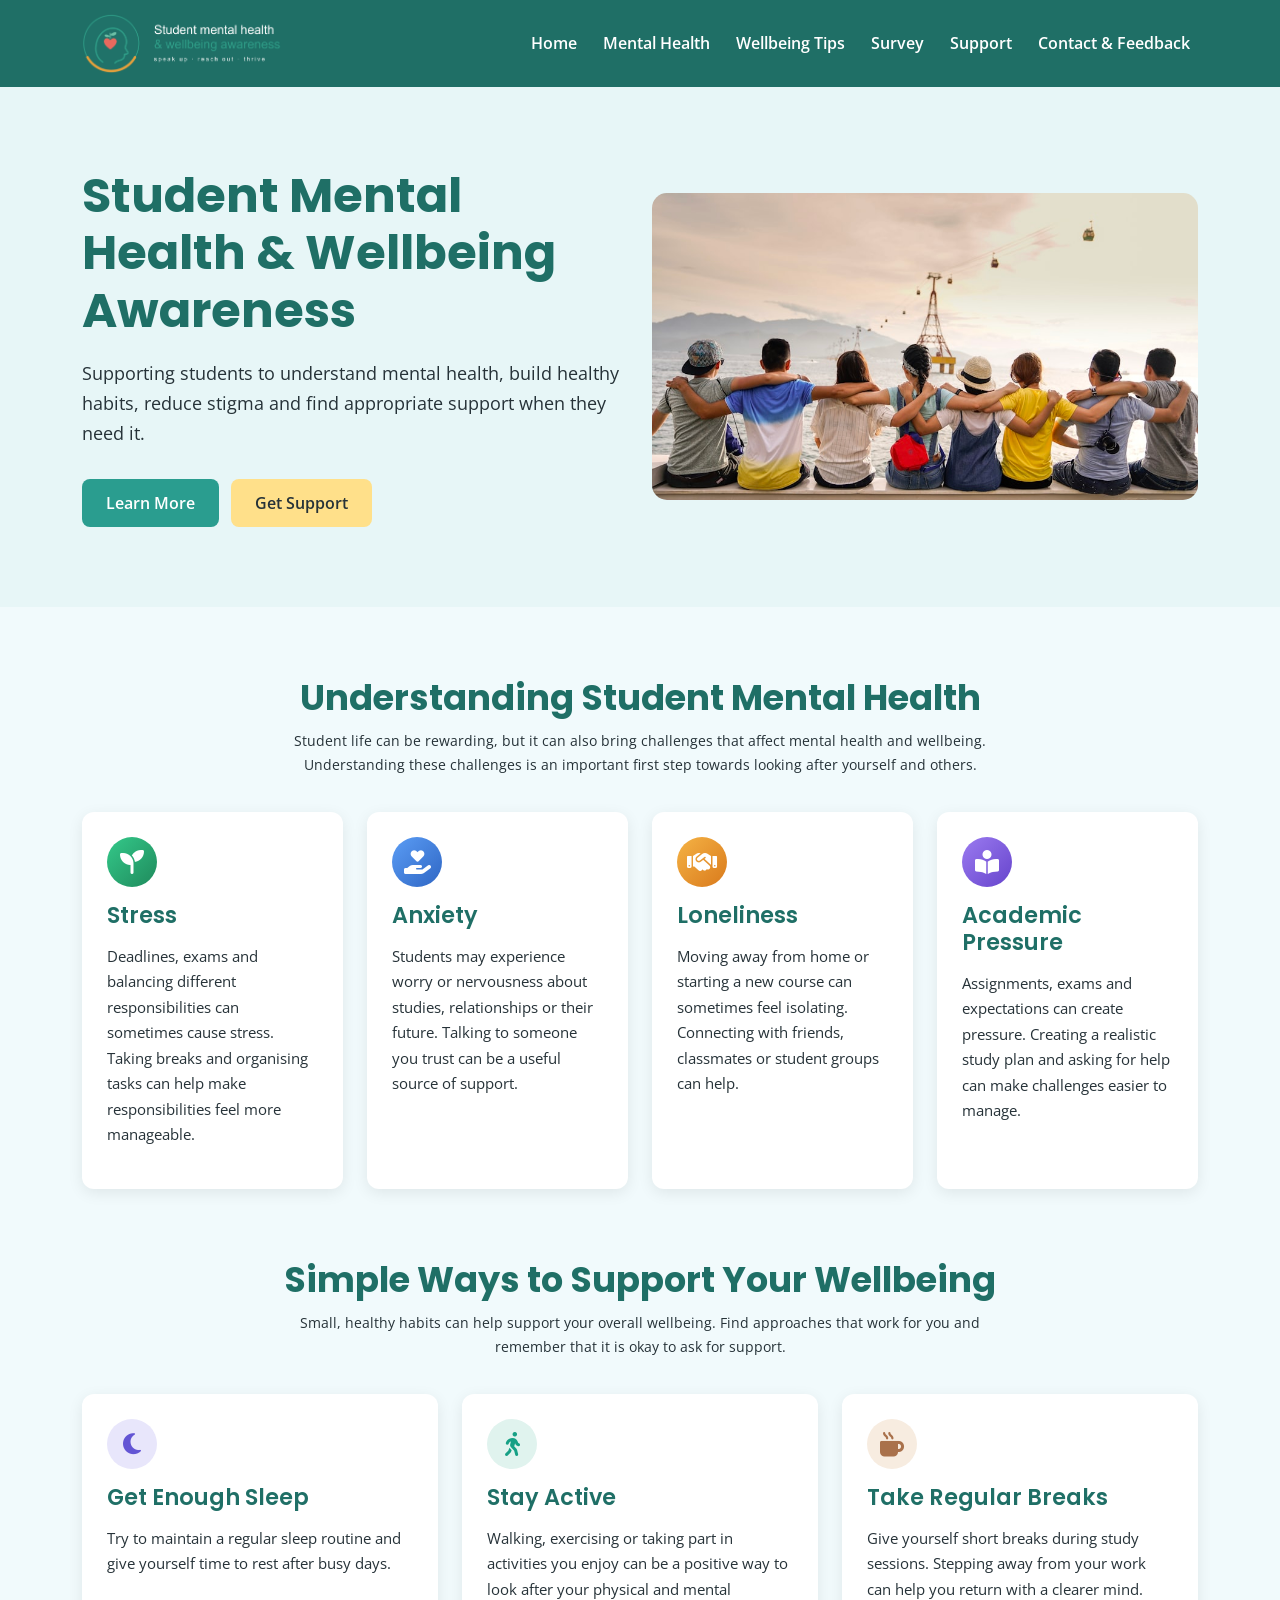
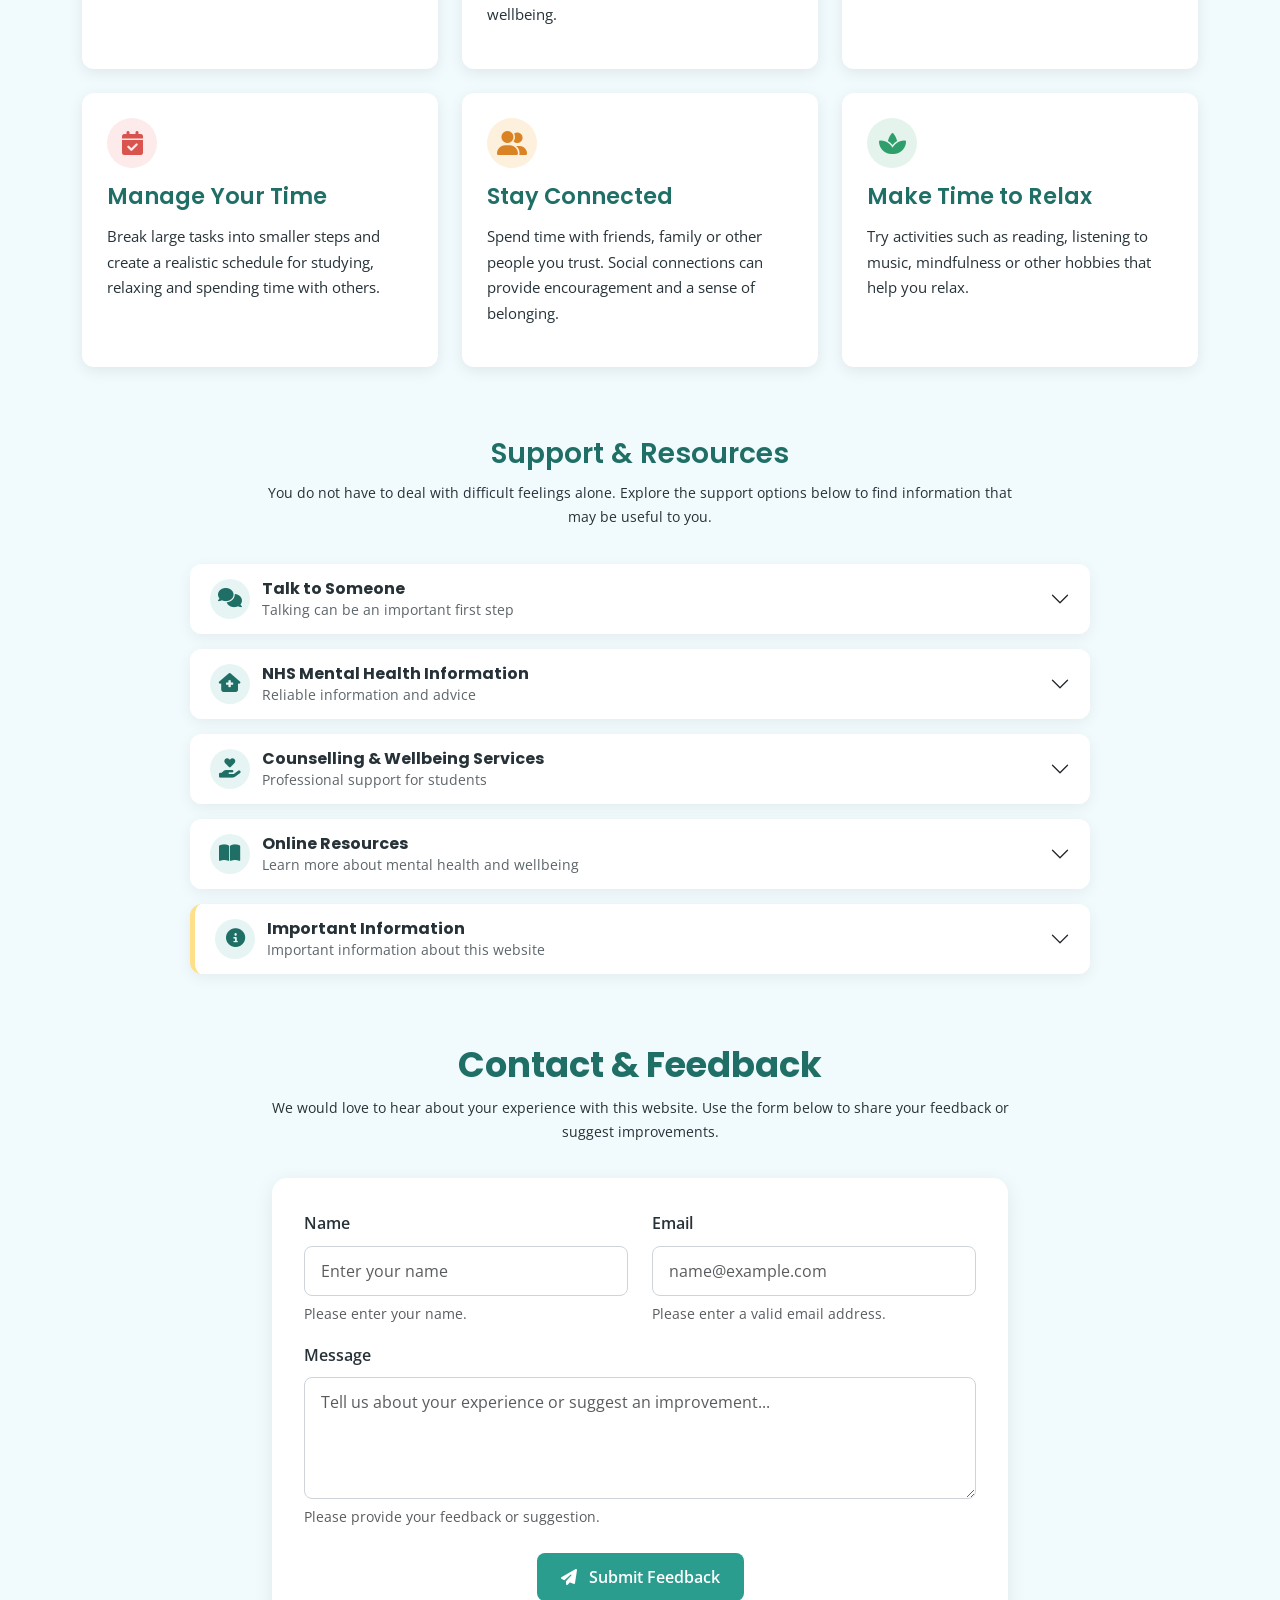
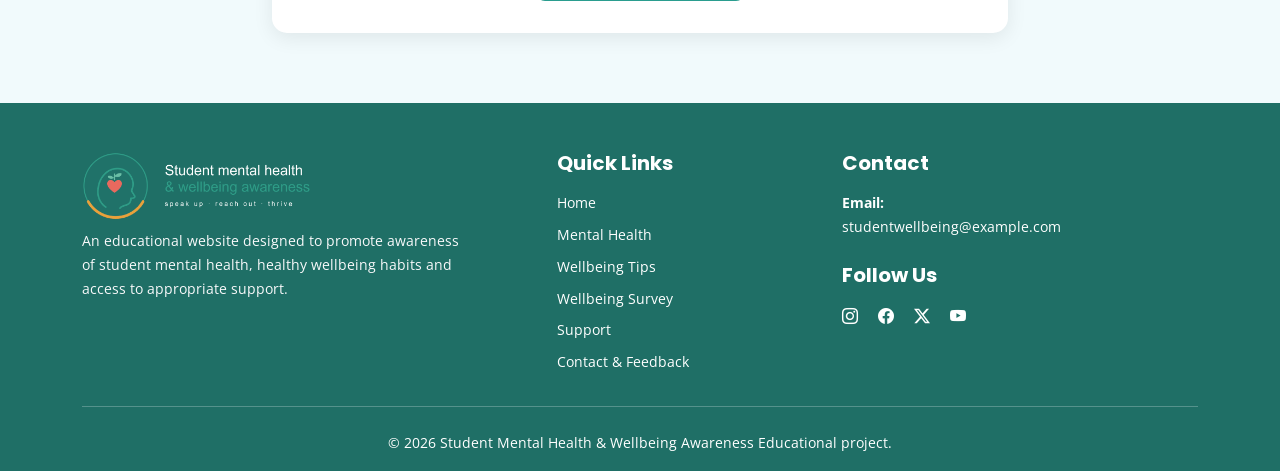
<file: index.html>
<!doctype html>
<html lang="en">
  <head>
    <meta charset="UTF-8" />
    <meta name="viewport" content="width=device-width, initial-scale=1.0" />
    <meta
      name="description"
      content="Student Mental Health and Wellbeing Awareness website providing information, wellbeing tips and support resources."
    />
    <title>Student Mental Health & Wellbeing Awareness</title>

    <!-- Bootstrap CSS -->
    <link
      href="https://cdn.jsdelivr.net/npm/bootstrap@5.3.8/dist/css/bootstrap.min.css"
      rel="stylesheet"
      integrity="sha384-sRIl4kxILFvY47J16cr9ZwB07vP4J8+LH7qKQnuqkuIAvNWLzeN8tE5YBujZqJLB"
      crossorigin="anonymous"
    />

    <!-- Font Awesome Icon -->
    <link
      rel="stylesheet"
      href="https://cdnjs.cloudflare.com/ajax/libs/font-awesome/6.5.2/css/all.min.css"
    />
    <link
      rel="stylesheet"
      href="https://cdn.jsdelivr.net/npm/bootstrap-icons@1.11.3/font/bootstrap-icons.min.css"
    />

    <!-- custom CSS -->
    <link rel="stylesheet" href="assets/css/style.css" />
  </head>

  <body>
    <!-- Navigation -->
    <nav
      class="navbar navbar-expand-lg sticky-top"
      aria-label="Main navigation"
    >
      <div class="container">
        <a class="navbar-brand" href="#home">
          <img
            src="assets/images/student_mental_health_wellbeing_awareness_logo.png"
            alt="Student Mental Health and Wellbeing Awareness logo"
            class="logo"
          />
        </a>
        <!-- Mobile menu button -->
        <button
          class="navbar-toggler"
          type="button"
          data-bs-toggle="collapse"
          data-bs-target="#mainNavigation"
          aria-controls="mainNavigation"
          aria-expanded="false"
          aria-label="Toggle navigation"
        >
          <span class="navbar-toggler-icon"></span>
        </button>

        <!-- Navigation links -->
        <div class="collapse navbar-collapse" id="mainNavigation">
          <ul class="navbar-nav ms-auto">
            <li class="nav-item">
              <a class="nav-link" href="#home">Home</a>
            </li>

            <li class="nav-item">
              <a class="nav-link" href="#mental-health"> Mental Health </a>
            </li>

            <li class="nav-item">
              <a class="nav-link" href="#wellbeing-tips"> Wellbeing Tips </a>
            </li>

            <li class="nav-item">
              <a class="nav-link" href="survey.html">Survey</a>
            </li>

            <li class="nav-item">
              <a class="nav-link" href="#support"> Support </a>
            </li>
            <li class="nav-item">
              <a class="nav-link" href="#contact-feedback"
                >Contact & Feedback</a
              >
            </li>
          </ul>
        </div>
      </div>
    </nav>

    <!-- Hero Section -->
    <header id="home" class="hero">
      <div class="container">
        <div class="row align-items-center">
          <!-- Hero text -->
          <div class="col-lg-6">
            <h1>Student Mental Health & Wellbeing Awareness</h1>

            <p>
              Supporting students to understand mental health, build healthy
              habits, reduce stigma and find appropriate support when they need
              it.
            </p>

            <a href="#mental-health" class="btn btn-primary-custom me-md-2">
              Learn More
            </a>

            <a href="#support" class="btn btn-secondary-custom">
              Get Support
            </a>
          </div>

          <!-- Hero image -->
          <div class="col-lg-6">
            <img
              src="assets/images/hero-image.jpg"
              class="img-fluid hero-image"
              alt="Students sitting together and supporting each other while discussing their wellbeing"
              width="800"
              height="600"
            />
          </div>
        </div>
      </div>
    </header>

    <!-- Mental Health Section -->
    <section id="mental-health" class="mental-health-section pb-0">
      <div class="container">
        <div class="section-title">
          <h2>Understanding Student Mental Health</h2>

          <p>
            Student life can be rewarding, but it can also bring challenges that
            affect mental health and wellbeing. Understanding these challenges
            is an important first step towards looking after yourself and
            others.
          </p>
        </div>

        <div class="row g-4">
          <!-- Stress -->
          <div class="col-md-6 col-lg-3">
            <article class="wellbeing-card">
              <div class="wellbeing-icon icon-stress" aria-hidden="true">
                <i class="fa-solid fa-seedling"></i>
              </div>

              <h3>Stress</h3>

              <p>
                Deadlines, exams and balancing different responsibilities can
                sometimes cause stress. Taking breaks and organising tasks can
                help make responsibilities feel more manageable.
              </p>
            </article>
          </div>

          <!-- Anxiety -->
          <div class="col-md-6 col-lg-3">
            <article class="wellbeing-card">
              <div class="wellbeing-icon icon-anxiety" aria-hidden="true">
                <i class="fa-solid fa-hand-holding-heart"></i>
              </div>

              <h3>Anxiety</h3>

              <p>
                Students may experience worry or nervousness about studies,
                relationships or their future. Talking to someone you trust can
                be a useful source of support.
              </p>
            </article>
          </div>

          <!-- Loneliness -->
          <div class="col-md-6 col-lg-3">
            <article class="wellbeing-card">
              <div class="wellbeing-icon icon-loneliness" aria-hidden="true">
                <i class="fa-solid fa-handshake"></i>
              </div>
              <h3>Loneliness</h3>

              <p>
                Moving away from home or starting a new course can sometimes
                feel isolating. Connecting with friends, classmates or student
                groups can help.
              </p>
            </article>
          </div>

          <!-- Academic pressure -->
          <div class="col-md-6 col-lg-3">
            <article class="wellbeing-card">
              <div class="wellbeing-icon icon-academic" aria-hidden="true">
                <i class="fa-solid fa-book-open-reader"></i>
              </div>
              <h3>Academic Pressure</h3>

              <p>
                Assignments, exams and expectations can create pressure.
                Creating a realistic study plan and asking for help can make
                challenges easier to manage.
              </p>
            </article>
          </div>
        </div>
      </div>
    </section>

    <!-- Wellbeing Tips Section -->
    <section id="wellbeing-tips" class="support-section pb-0">
      <div class="container">
        <div class="section-title">
          <h2>Simple Ways to Support Your Wellbeing</h2>

          <p>
            Small, healthy habits can help support your overall wellbeing. Find
            approaches that work for you and remember that it is okay to ask for
            support.
          </p>
        </div>

        <div class="row g-4">
          <!-- Sleep -->
          <div class="col-md-6 col-lg-4">
            <article class="wellbeing-card">
              <div class="wellbeing-icon icon-sleep" aria-hidden="true">
                <i class="fa-solid fa-moon"></i>
              </div>

              <h3>Get Enough Sleep</h3>

              <p>
                Try to maintain a regular sleep routine and give yourself time
                to rest after busy days.
              </p>
            </article>
          </div>

          <!-- Exercise -->
          <div class="col-md-6 col-lg-4">
            <article class="wellbeing-card">
              <div class="wellbeing-icon icon-active" aria-hidden="true">
                <i class="fa-solid fa-person-walking"></i>
              </div>

              <h3>Stay Active</h3>

              <p>
                Walking, exercising or taking part in activities you enjoy can
                be a positive way to look after your physical and mental
                wellbeing.
              </p>
            </article>
          </div>

          <!-- Breaks -->
          <div class="col-md-6 col-lg-4">
            <article class="wellbeing-card">
              <div class="wellbeing-icon icon-breaks" aria-hidden="true">
                <i class="fa-solid fa-mug-hot"></i>
              </div>

              <h3>Take Regular Breaks</h3>

              <p>
                Give yourself short breaks during study sessions. Stepping away
                from your work can help you return with a clearer mind.
              </p>
            </article>
          </div>

          <!-- Time management -->
          <div class="col-md-6 col-lg-4">
            <article class="wellbeing-card">
              <div class="wellbeing-icon icon-time" aria-hidden="true">
                <i class="fa-solid fa-calendar-check"></i>
              </div>

              <h3>Manage Your Time</h3>

              <p>
                Break large tasks into smaller steps and create a realistic
                schedule for studying, relaxing and spending time with others.
              </p>
            </article>
          </div>

          <!-- Social connection -->
          <div class="col-md-6 col-lg-4">
            <article class="wellbeing-card">
              <div class="wellbeing-icon icon-social" aria-hidden="true">
                <i class="fa-solid fa-user-group"></i>
              </div>

              <h3>Stay Connected</h3>

              <p>
                Spend time with friends, family or other people you trust.
                Social connections can provide encouragement and a sense of
                belonging.
              </p>
            </article>
          </div>

          <!-- Relaxation -->
          <div class="col-md-6 col-lg-4">
            <article class="wellbeing-card">
              <div class="wellbeing-icon icon-relax" aria-hidden="true">
                <i class="fa-solid fa-spa"></i>
              </div>

              <h3>Make Time to Relax</h3>

              <p>
                Try activities such as reading, listening to music, mindfulness
                or other hobbies that help you relax.
              </p>
            </article>
          </div>
        </div>
      </div>
    </section>

    <!-- Support Section -->
    <section id="support" class="support-section pb-0">
      <div class="container">
        <div class="section-title text-center">
          <h3>Support & Resources</h3>

          <p>
            You do not have to deal with difficult feelings alone. Explore the
            support options below to find information that may be useful to you.
          </p>
        </div>

        <div class="accordion support-accordion" id="supportAccordion">
          <!-- Talk to Someone -->

          <div class="accordion-item">
            <h3 class="accordion-header" id="headingTalk">
              <button
                class="accordion-button collapsed"
                type="button"
                data-bs-toggle="collapse"
                data-bs-target="#talkSupport"
                aria-expanded="false"
                aria-controls="talkSupport"
              >
                <span class="support-icon"
                  ><i class="fa-solid fa-comments" aria-hidden="true"></i
                ></span>

                <span>
                  <strong>Talk to Someone</strong>
                  <small>Talking can be an important first step</small>
                </span>
              </button>
            </h3>

            <div
              id="talkSupport"
              class="accordion-collapse collapse"
              data-bs-parent="#supportAccordion"
            >
              <div class="accordion-body">
                <p>
                  If you are struggling, consider speaking to someone you trust.
                </p>

                <p>
                  This could be a friend, family member, tutor, teacher or
                  student support professional.
                </p>

                <p>
                  Asking for help is a positive step towards looking after your
                  wellbeing.
                </p>
              </div>
            </div>
          </div>

          <!-- NHS Resources -->

          <div class="accordion-item">
            <h3 class="accordion-header" id="headingNhs">
              <button
                class="accordion-button collapsed"
                type="button"
                data-bs-toggle="collapse"
                data-bs-target="#nhsSupport"
                aria-expanded="false"
                aria-controls="nhsSupport"
              >
                <span class="support-icon"
                  ><i class="fa-solid fa-house-medical" aria-hidden="true"></i
                ></span>

                <span>
                  <strong>NHS Mental Health Information</strong>
                  <small>Reliable information and advice</small>
                </span>
              </button>
            </h3>

            <div
              id="nhsSupport"
              class="accordion-collapse collapse"
              data-bs-parent="#supportAccordion"
            >
              <div class="accordion-body">
                <p>
                  The NHS provides reliable information about mental health
                  conditions, symptoms, treatment and available services.
                </p>

                <a
                  href="https://www.nhs.uk/mental-health/"
                  target="_blank"
                  rel="noopener noreferrer"
                  class="btn btn-primary-custom"
                >
                  Visit NHS Mental Health Information
                </a>
              </div>
            </div>
          </div>

          <!-- Counselling -->

          <div class="accordion-item">
            <h3 class="accordion-header" id="headingCounselling">
              <button
                class="accordion-button collapsed"
                type="button"
                data-bs-toggle="collapse"
                data-bs-target="#counsellingSupport"
                aria-expanded="false"
                aria-controls="counsellingSupport"
              >
                <span class="support-icon"
                  ><i
                    class="fa-solid fa-hand-holding-heart"
                    aria-hidden="true"
                  ></i
                ></span>

                <span>
                  <strong>Counselling & Wellbeing Services</strong>
                  <small>Professional support for students</small>
                </span>
              </button>
            </h3>

            <div
              id="counsellingSupport"
              class="accordion-collapse collapse"
              data-bs-parent="#supportAccordion"
            >
              <div class="accordion-body">
                <p>
                  Student counselling and wellbeing services can provide a safe
                  and confidential space to talk about difficulties.
                </p>

                <p>
                  Contact your educational institution to find out what
                  counselling or wellbeing services are available.
                </p>
              </div>
            </div>
          </div>

          <!-- Online Resources -->

          <div class="accordion-item">
            <h3 class="accordion-header" id="headingResources">
              <button
                class="accordion-button collapsed"
                type="button"
                data-bs-toggle="collapse"
                data-bs-target="#onlineResources"
                aria-expanded="false"
                aria-controls="onlineResources"
              >
                <span class="support-icon"
                  ><i class="fa-solid fa-book-open" aria-hidden="true"></i
                ></span>

                <span>
                  <strong>Online Resources</strong>
                  <small>Learn more about mental health and wellbeing</small>
                </span>
              </button>
            </h3>

            <div
              id="onlineResources"
              class="accordion-collapse collapse"
              data-bs-parent="#supportAccordion"
            >
              <div class="accordion-body">
                <p>
                  Reliable online resources can help you learn more about mental
                  health and discover ways to support your wellbeing.
                </p>

                <a
                  href="https://www.studentminds.org.uk/get-support/"
                  target="_blank"
                  rel="noopener noreferrer"
                  class="support-link"
                >
                  Explore Student Minds Support →
                </a>
              </div>
            </div>
          </div>

          <!-- Important Information -->

          <div class="accordion-item important-item mb-0">
            <h3 class="accordion-header" id="headingImportant">
              <button
                class="accordion-button collapsed"
                type="button"
                data-bs-toggle="collapse"
                data-bs-target="#importantSupport"
                aria-expanded="false"
                aria-controls="importantSupport"
              >
                <span class="support-icon"
                  ><i class="fa-solid fa-circle-info" aria-hidden="true"></i
                ></span>

                <span>
                  <strong>Important Information</strong>
                  <small>Important information about this website</small>
                </span>
              </button>
            </h3>

            <div
              id="importantSupport"
              class="accordion-collapse collapse"
              data-bs-parent="#supportAccordion"
            >
              <div class="accordion-body">
                <p>
                  This website is an educational awareness project. It does not
                  replace professional medical or mental health advice.
                </p>

                <p class="mb-0">
                  If you are concerned about your mental health, consider
                  contacting an appropriate healthcare or student support
                  professional.
                </p>
              </div>
            </div>
          </div>
        </div>
      </div>
    </section>

    <!-- Contact & Feedback Section -->
    <section id="contact-feedback" class="contact-feedback-section">
      <div class="container">
        <div class="section-title text-center">
          <h2>Contact & Feedback</h2>

          <p>
            We would love to hear about your experience with this website. Use
            the form below to share your feedback or suggest improvements.
          </p>
        </div>

        <div class="row justify-content-center">
          <div class="col-12 col-md-10 col-lg-8">
            <div class="feedback-form-card">
              <form action="success.html" method="get">
                <!-- Name and Email -->
                <div class="row">
                  <!-- Name -->
                  <div class="col-12 col-md-6 mb-3">
                    <label for="name" class="form-label"> Name </label>

                    <input
                      type="text"
                      class="form-control"
                      id="name"
                      name="name"
                      placeholder="Enter your name"
                      autocomplete="name"
                      required
                    />

                    <div class="form-text">Please enter your name.</div>
                  </div>

                  <!-- Email -->
                  <div class="col-12 col-md-6 mb-3">
                    <label for="email" class="form-label"> Email </label>

                    <input
                      type="email"
                      class="form-control"
                      id="email"
                      name="email"
                      placeholder="name@example.com"
                      autocomplete="email"
                      required
                    />

                    <div class="form-text">
                      Please enter a valid email address.
                    </div>
                  </div>
                </div>

                <!-- Message -->
                <div class="mb-4">
                  <label for="message" class="form-label"> Message </label>

                  <textarea
                    class="form-control"
                    id="message"
                    name="message"
                    rows="4"
                    placeholder="Tell us about your experience or suggest an improvement..."
                    required
                  ></textarea>

                  <div class="form-text">
                    Please provide your feedback or suggestion.
                  </div>
                </div>

                <!-- Submit -->
                <div class="text-center">
                  <button type="submit" class="btn btn-primary-custom">
                    <i
                      class="fa-solid fa-paper-plane me-2"
                      aria-hidden="true"
                    ></i>
                    Submit Feedback
                  </button>
                </div>
              </form>
            </div>
          </div>
        </div>
      </div>
    </section>

    <!-- Footer -->
    <footer class="site-footer pt-5 pb-3">
      <div class="container">
        <div class="row g-4">
          <!-- About -->
          <div class="col-12 col-md-6 col-lg-5 about">
            <a class="footer-logo mb-2" href="#home">
              <img
                src="assets/images/student_mental_health_wellbeing_awareness_logo.png"
                alt="Student Mental Health and Wellbeing Awareness logo"
                class="logo"
              />
            </a>

            <p class="text-light">
              An educational website designed to promote awareness of student
              mental health, healthy wellbeing habits and access to appropriate
              support.
            </p>
          </div>

          <!-- Quick Navigation -->
          <div class="col-12 col-md-6 col-lg-3">
            <h3 class="h5 fw-bold mb-3">Quick Links</h3>

            <ul class="list-unstyled footer-links mb-0">
              <li class="mb-2">
                <a href="#home" class="text-white text-decoration-none">
                  Home
                </a>
              </li>

              <li class="mb-2">
                <a
                  href="#mental-health"
                  class="text-white text-decoration-none"
                >
                  Mental Health
                </a>
              </li>

              <li class="mb-2">
                <a
                  href="#wellbeing-tips"
                  class="text-white text-decoration-none"
                >
                  Wellbeing Tips
                </a>
              </li>
              <li class="mb-2">
                <a href="survey.html" class="text-white text-decoration-none">
                  Wellbeing Survey
                </a>
              </li>
              <li class="mb-2">
                <a href="#support" class="text-white text-decoration-none">
                  Support
                </a>
              </li>
              <li class="mb-2">
                <a
                  href="#contact-feedback"
                  class="text-white text-decoration-none"
                >
                  Contact & Feedback
                </a>
              </li>
            </ul>
          </div>

          <!-- Contact Information -->
          <div class="col-12 col-md-12 col-lg-4">
            <h3 class="h5 fw-bold mb-3">Contact</h3>

            <p class="mb-2">
              <strong>Email:</strong><br />
              <a
                href="mailto:studentwellbeing@example.com"
                class="text-white text-decoration-none"
              >
                studentwellbeing@example.com
              </a>
            </p>
            <div class="social-icons mt-4">
              <h3 class="h5 fw-bold mb-3">Follow Us</h3>

              <a
                href="https://www.instagram.com/"
                class="text-white me-3"
                aria-label="Instagram"
                target="_blank"
                rel="noopener noreferrer"
              >
                <i class="bi bi-instagram fs-6"></i>
              </a>

              <a
                href="https://www.facebook.com/"
                class="text-white me-3"
                aria-label="Facebook"
                target="_blank"
                rel="noopener noreferrer"
              >
                <i class="bi bi-facebook fs-6"></i>
              </a>

              <a
                href="https://www.twitter.com/"
                class="text-white me-3"
                aria-label="Twitter"
                target="_blank"
                rel="noopener noreferrer"
              >
                <i class="bi bi-twitter-x fs-6"></i>
              </a>

              <a
                href="https://www.youtube.com/"
                class="text-white"
                aria-label="YouTube"
                target="_blank"
                rel="noopener noreferrer"
              >
                <i class="bi bi-youtube fs-6"></i>
              </a>
            </div>
          </div>
        </div>

        <!-- Footer Bottom -->
        <hr class="border-light my-4" />

        <div class="row text-center">
          <div class="col-12 mx-auto">
            <p class="mb-0">
              &copy; 2026 Student Mental Health &amp; Wellbeing Awareness
              Educational project.
            </p>
          </div>
        </div>
      </div>
    </footer>

    <!-- Bootstrap JS -->
    <script
      src="https://cdn.jsdelivr.net/npm/bootstrap@5.3.8/dist/js/bootstrap.bundle.min.js"
      integrity="sha384-FKyoEForCGlyvwx9Hj09JcYn3nv7wiPVlz7YYwJrWVcXK/BmnVDxM+D2scQbITxI"
      crossorigin="anonymous"
    ></script>
  </body>
</html>
</file>
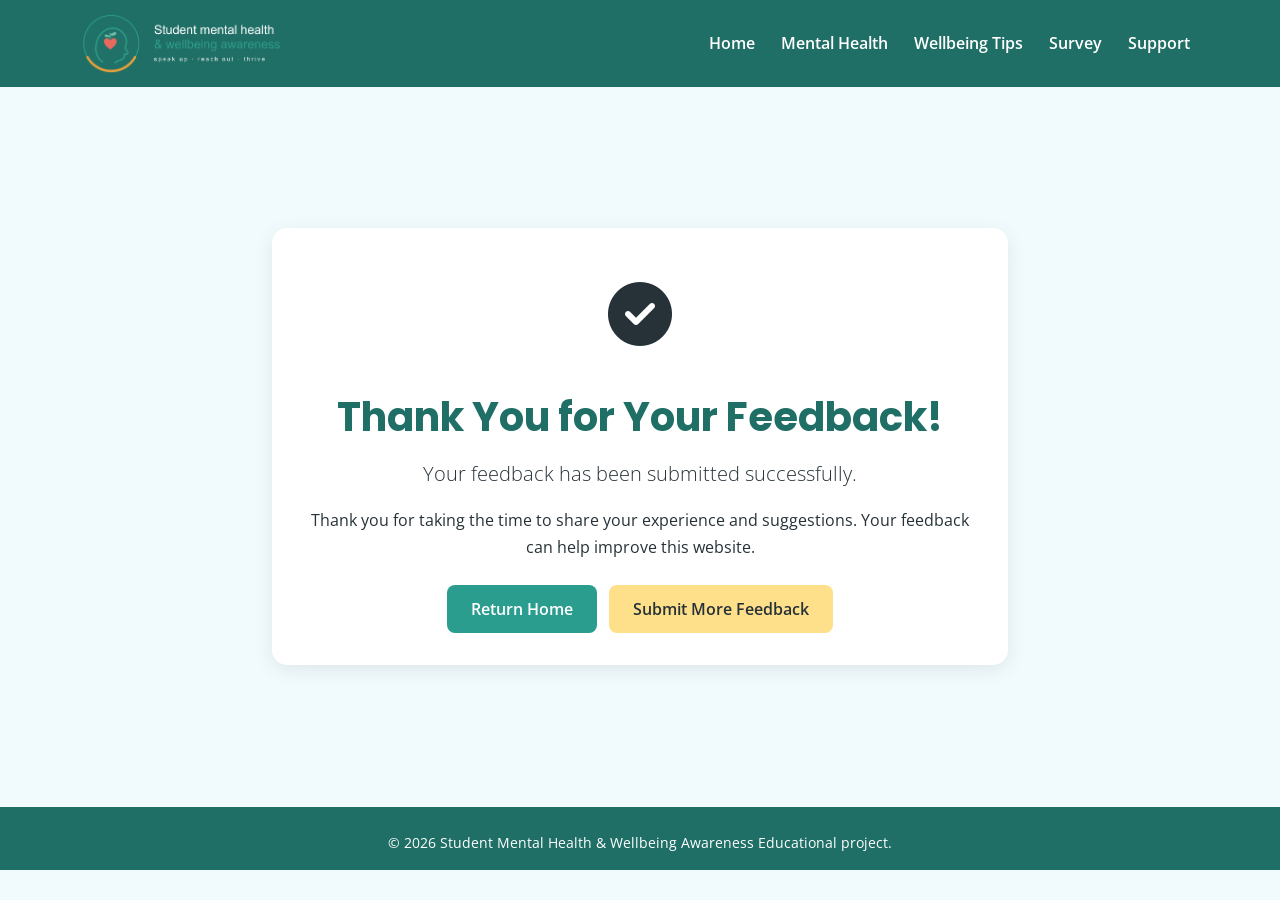
<file: success.html>
<!doctype html>
<html lang="en">
  <head>
    <meta charset="UTF-8" />
    <meta name="viewport" content="width=device-width, initial-scale=1.0" />

    <meta
      name="description"
      content="Thank you for providing feedback about the Student Mental Health and Wellbeing Awareness website."
    />

    <title>
      Feedback Submitted | Student Mental Health & Wellbeing Awareness
    </title>

    <!-- Bootstrap CSS -->
    <link
      href="https://cdn.jsdelivr.net/npm/bootstrap@5.3.8/dist/css/bootstrap.min.css"
      rel="stylesheet"
      integrity="sha384-sRIl4kxILFvY47J16cr9ZwB07vP4J8+LH7qKQnuqkuIAvNWLzeN8tE5YBujZqJLB"
      crossorigin="anonymous"
    />

    <!-- Font Awesome -->
    <link
      rel="stylesheet"
      href="https://cdnjs.cloudflare.com/ajax/libs/font-awesome/6.5.2/css/all.min.css"
    />

    <!-- Custom CSS -->
    <link rel="stylesheet" href="assets/css/style.css" />
  </head>

  <body>
    <!-- Navigation -->
    <nav
      class="navbar navbar-expand-lg sticky-top"
      aria-label="Main navigation"
    >
      <div class="container">
        <a class="navbar-brand" href="index.html">
          <img
            src="assets/images/student_mental_health_wellbeing_awareness_logo.png"
            alt="Student Mental Health and Wellbeing Awareness logo"
            class="logo"
          />
        </a>

        <button
          class="navbar-toggler"
          type="button"
          data-bs-toggle="collapse"
          data-bs-target="#mainNavigation"
          aria-controls="mainNavigation"
          aria-expanded="false"
          aria-label="Toggle navigation"
        >
          <span class="navbar-toggler-icon"></span>
        </button>

        <div class="collapse navbar-collapse" id="mainNavigation">
          <ul class="navbar-nav ms-auto">
            <li class="nav-item">
              <a class="nav-link" href="index.html">Home</a>
            </li>

            <li class="nav-item">
              <a class="nav-link" href="index.html#mental-health">
                Mental Health
              </a>
            </li>

            <li class="nav-item">
              <a class="nav-link" href="index.html#wellbeing-tips">
                Wellbeing Tips
              </a>
            </li>

            <li class="nav-item">
              <a class="nav-link" href="survey.html"> Survey </a>
            </li>

            <li class="nav-item">
              <a class="nav-link" href="index.html#support"> Support </a>
            </li>
          </ul>
        </div>
      </div>
    </nav>

    <!-- Success Message -->
    <main class="success-page py-5">
      <div class="container">
        <div class="row justify-content-center">
          <div class="col-12 col-md-10 col-lg-8">
            <div class="feedback-form-card text-center">
              <div class="success-icon mb-4" aria-hidden="true">
                <i class="fa-solid fa-circle-check"></i>
              </div>

              <h1>Thank You for Your Feedback!</h1>

              <p class="lead mt-3">
                Your feedback has been submitted successfully.
              </p>

              <p>
                Thank you for taking the time to share your experience and
                suggestions. Your feedback can help improve this website.
              </p>

              <div class="mt-4">
                <a href="index.html" class="btn btn-primary-custom me-2">
                  Return Home
                </a>

                <a
                  href="index.html#contact-feedback"
                  class="btn btn-secondary-custom"
                >
                  Submit More Feedback
                </a>
              </div>
            </div>
          </div>
        </div>
      </div>
    </main>

    <!-- Footer -->
    <footer class="site-footer pt-4 pb-3">
      <div class="container text-center">
        <p class="mb-0">
          &copy; 2026 Student Mental Health &amp; Wellbeing Awareness
          Educational project.
        </p>
      </div>
    </footer>

    <!-- Bootstrap JS -->
    <script
      src="https://cdn.jsdelivr.net/npm/bootstrap@5.3.8/dist/js/bootstrap.bundle.min.js"
      integrity="sha384-FKyoEForCGlyvwx9Hj09JcYn3nv7wiPVlz7YYwJrWVcXK/BmnVDxM+D2scQbITxI"
      crossorigin="anonymous"
    ></script>
  </body>
</html>
</file>
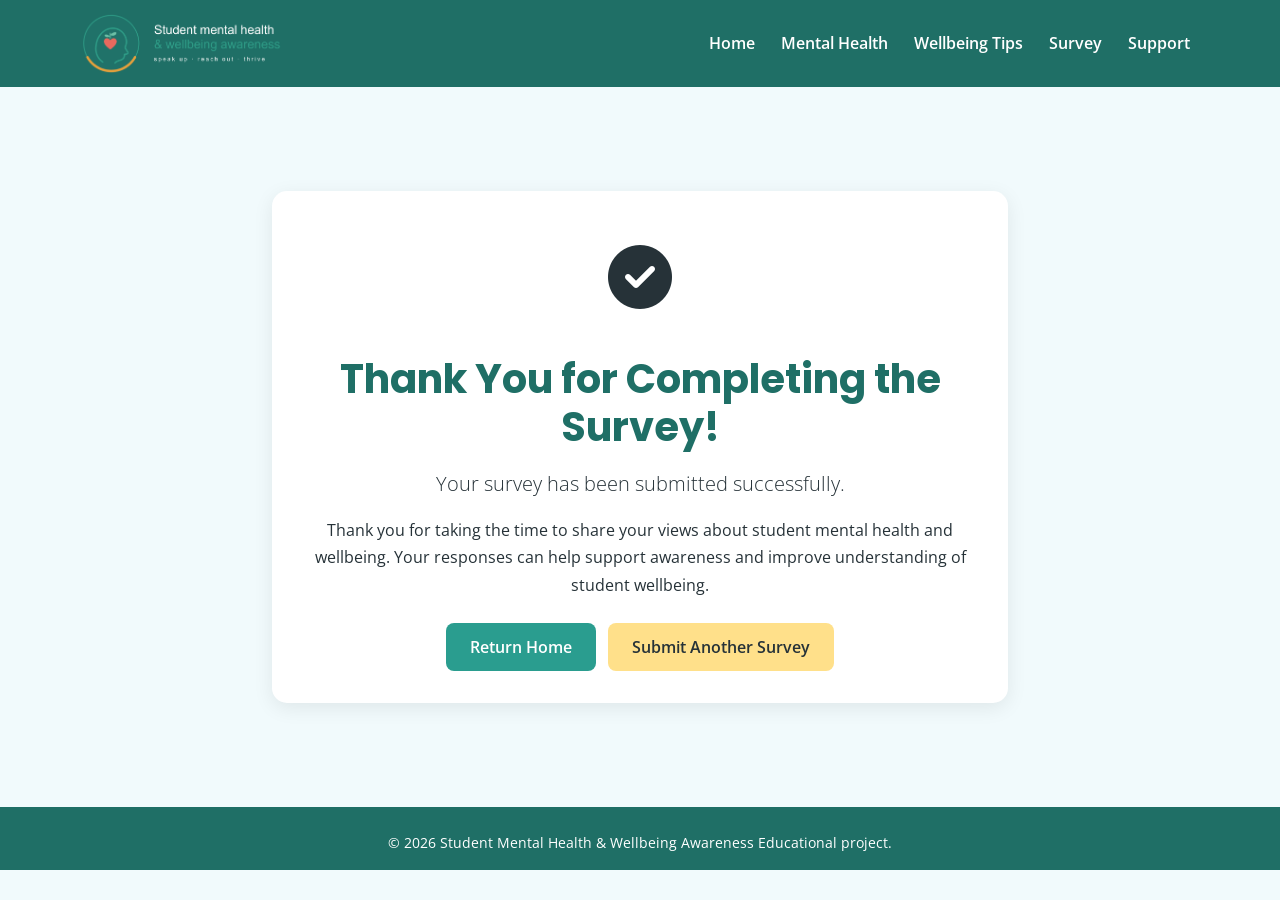
<file: survey-success.html>
<!doctype html>
<html lang="en">
  <head>
    <meta charset="UTF-8" />
    <meta name="viewport" content="width=device-width, initial-scale=1.0" />

    <meta
      name="description"
      content="Thank you for providing survey about the Student Mental Health and Wellbeing Awareness website."
    />

    <title>
      Survey Submitted | Student Mental Health & Wellbeing Awareness
    </title>

    <!-- Bootstrap CSS -->
    <link
      href="https://cdn.jsdelivr.net/npm/bootstrap@5.3.8/dist/css/bootstrap.min.css"
      rel="stylesheet"
      integrity="sha384-sRIl4kxILFvY47J16cr9ZwB07vP4J8+LH7qKQnuqkuIAvNWLzeN8tE5YBujZqJLB"
      crossorigin="anonymous"
    />

    <!-- Font Awesome -->
    <link
      rel="stylesheet"
      href="https://cdnjs.cloudflare.com/ajax/libs/font-awesome/6.5.2/css/all.min.css"
    />

    <!-- Custom CSS -->
    <link rel="stylesheet" href="assets/css/style.css" />
  </head>

  <body>
    <!-- Navigation -->
    <nav
      class="navbar navbar-expand-lg sticky-top"
      aria-label="Main navigation"
    >
      <div class="container">
        <a class="navbar-brand" href="index.html">
          <img
            src="assets/images/student_mental_health_wellbeing_awareness_logo.png"
            alt="Student Mental Health and Wellbeing Awareness logo"
            class="logo"
          />
        </a>

        <button
          class="navbar-toggler"
          type="button"
          data-bs-toggle="collapse"
          data-bs-target="#mainNavigation"
          aria-controls="mainNavigation"
          aria-expanded="false"
          aria-label="Toggle navigation"
        >
          <span class="navbar-toggler-icon"></span>
        </button>

        <div class="collapse navbar-collapse" id="mainNavigation">
          <ul class="navbar-nav ms-auto">
            <li class="nav-item">
              <a class="nav-link" href="index.html">Home</a>
            </li>

            <li class="nav-item">
              <a class="nav-link" href="index.html#mental-health">
                Mental Health
              </a>
            </li>

            <li class="nav-item">
              <a class="nav-link" href="index.html#wellbeing-tips">
                Wellbeing Tips
              </a>
            </li>

            <li class="nav-item">
              <a class="nav-link" href="survey.html"> Survey </a>
            </li>

            <li class="nav-item">
              <a class="nav-link" href="index.html#support"> Support </a>
            </li>
          </ul>
        </div>
      </div>
    </nav>

    <!-- Success Message -->
    <main class="success-page py-5">
      <div class="container">
        <div class="row justify-content-center">
          <div class="col-12 col-md-10 col-lg-8">
            <div class="feedback-form-card text-center">
              <div class="success-icon mb-4" aria-hidden="true">
                <i class="fa-solid fa-circle-check"></i>
              </div>

              <h1>Thank You for Completing the Survey!</h1>

              <p class="lead mt-3">
                Your survey has been submitted successfully.
              </p>

              <p>
                Thank you for taking the time to share your views about student
                mental health and wellbeing. Your responses can help support
                awareness and improve understanding of student wellbeing.
              </p>

              <div class="mt-4">
                <a href="/" class="btn btn-primary-custom me-2">
                  Return Home
                </a>

                <a href="survey.html" class="btn btn-secondary-custom">
                  Submit Another Survey
                </a>
              </div>
            </div>
          </div>
        </div>
      </div>
    </main>

    <!-- Footer -->
    <footer class="site-footer pt-4 pb-3">
      <div class="container text-center">
        <p class="mb-0">
          &copy; 2026 Student Mental Health &amp; Wellbeing Awareness
          Educational project.
        </p>
      </div>
    </footer>

    <!-- Bootstrap JS -->
    <script
      src="https://cdn.jsdelivr.net/npm/bootstrap@5.3.8/dist/js/bootstrap.bundle.min.js"
      integrity="sha384-FKyoEForCGlyvwx9Hj09JcYn3nv7wiPVlz7YYwJrWVcXK/BmnVDxM+D2scQbITxI"
      crossorigin="anonymous"
    ></script>
  </body>
</html>
</file>
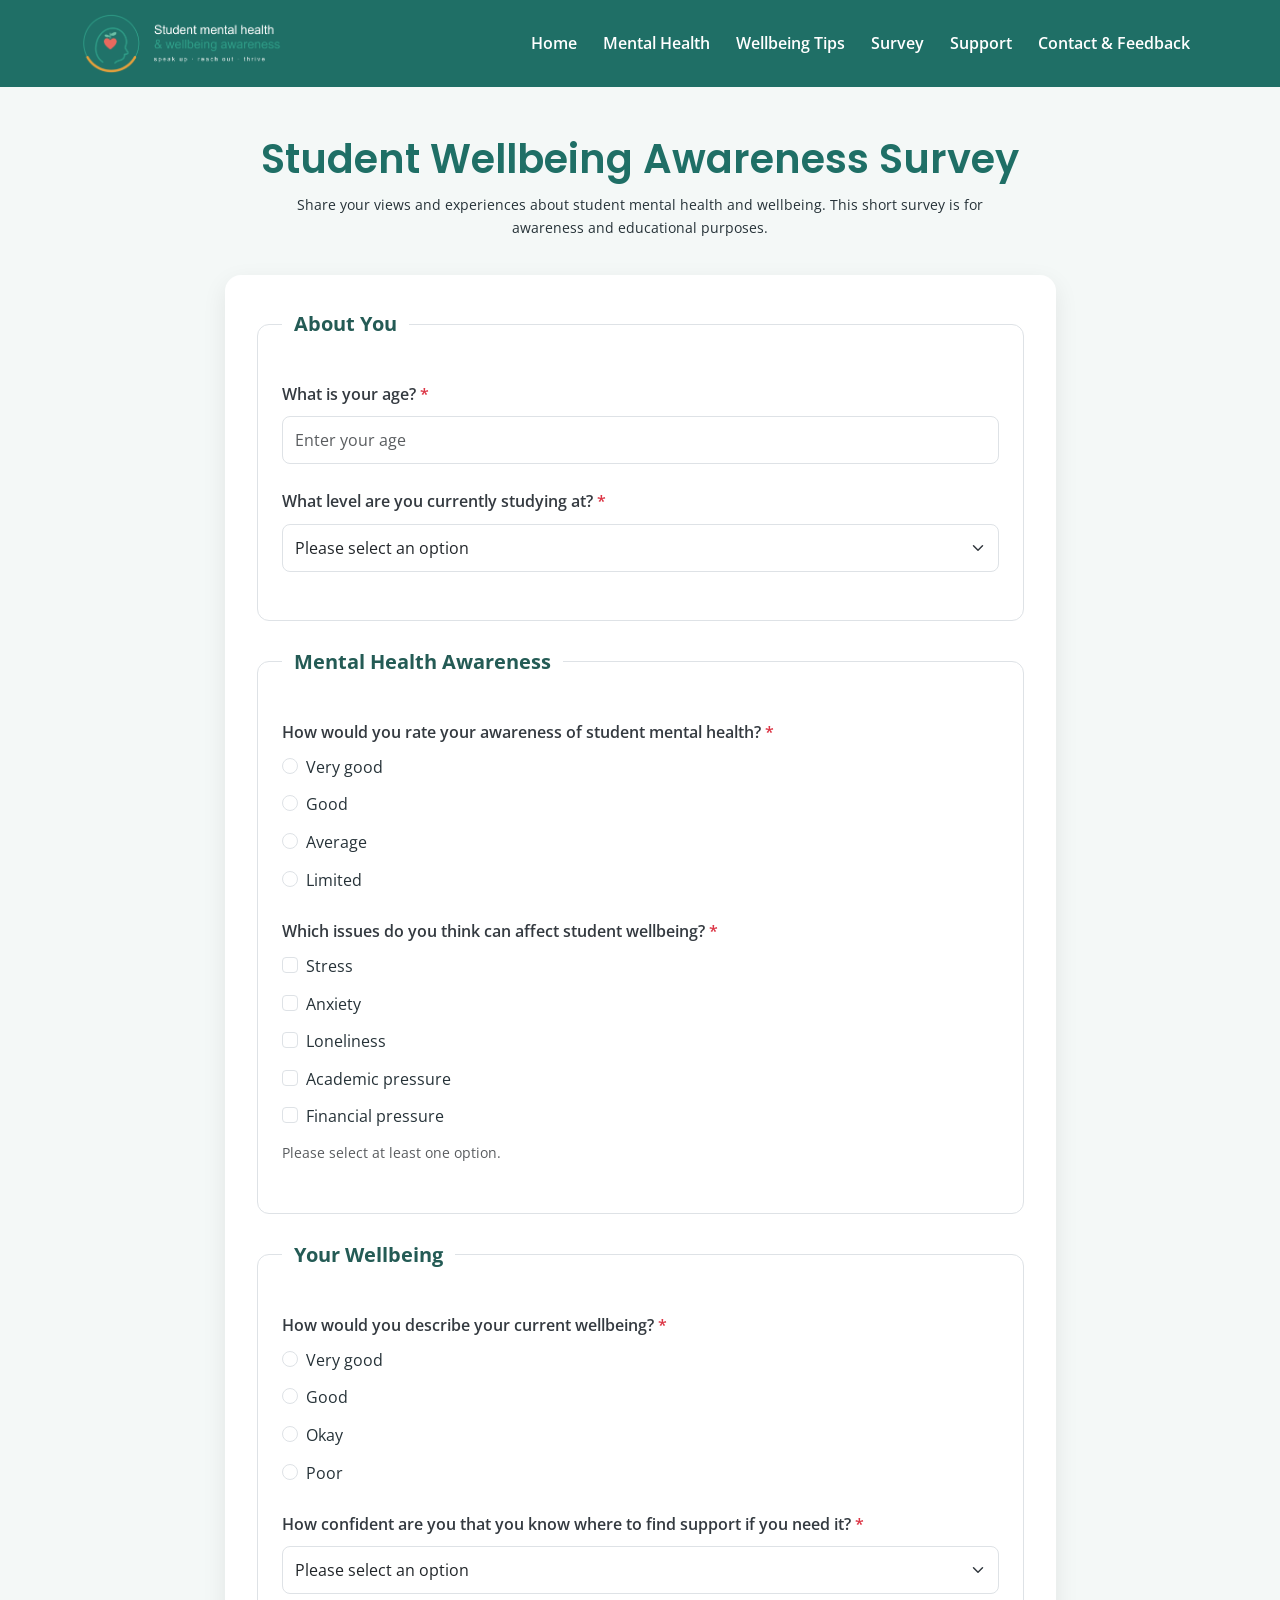
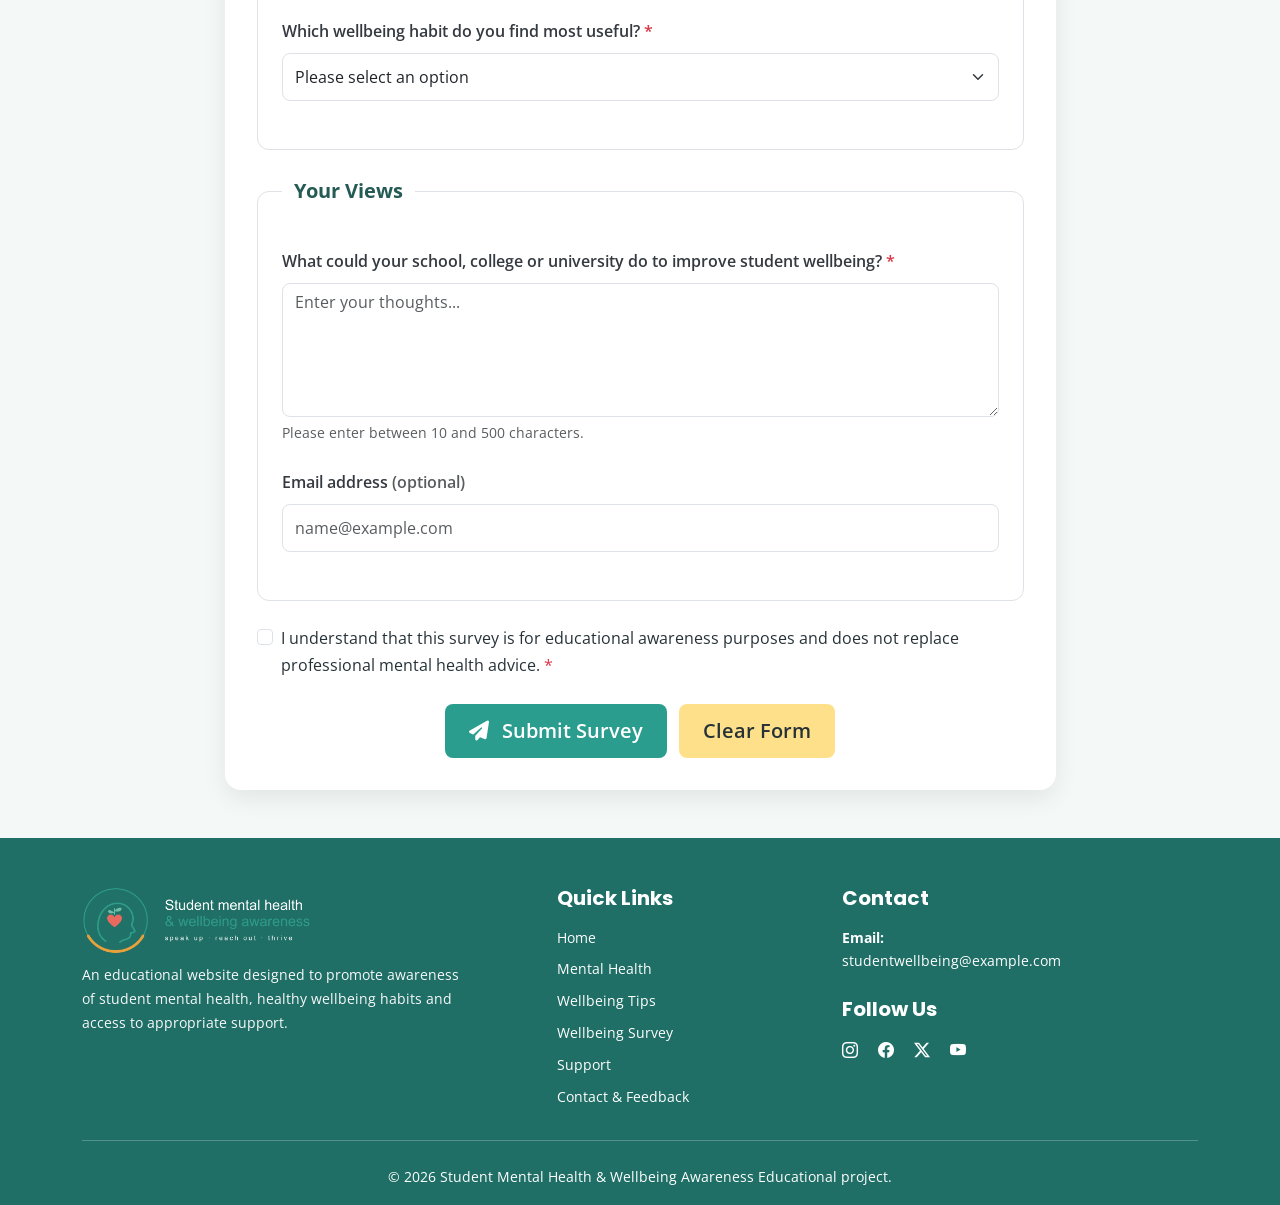
<file: survey.html>
<!doctype html>
<html lang="en">
  <head>
    <meta charset="UTF-8" />
    <meta name="viewport" content="width=device-width, initial-scale=1.0" />
    <meta
      name="description"
      content="Complete the Student Wellbeing Awareness Survey to share your views on student mental health, wellbeing, healthy habits and access to support."
    />
    <title>
      Wellbeing Survey | Student Mental Health & Wellbeing Awareness
    </title>

    <!-- Bootstrap CSS -->
    <link
      href="https://cdn.jsdelivr.net/npm/bootstrap@5.3.8/dist/css/bootstrap.min.css"
      rel="stylesheet"
      integrity="sha384-sRIl4kxILFvY47J16cr9ZwB07vP4J8+LH7qKQnuqkuIAvNWLzeN8tE5YBujZqJLB"
      crossorigin="anonymous"
    />

    <!-- Font Awesome Icon -->
    <link
      rel="stylesheet"
      href="https://cdnjs.cloudflare.com/ajax/libs/font-awesome/6.5.2/css/all.min.css"
    />
    <link
      rel="stylesheet"
      href="https://cdn.jsdelivr.net/npm/bootstrap-icons@1.11.3/font/bootstrap-icons.min.css"
    />

    <!-- custom CSS -->
    <link rel="stylesheet" href="assets/css/style.css" />
  </head>

  <body>
    <!-- Navigation -->
    <nav
      class="navbar navbar-expand-lg sticky-top"
      aria-label="Main navigation"
    >
      <div class="container">
        <a class="navbar-brand" href="index.html#home">
          <img
            src="assets/images/student_mental_health_wellbeing_awareness_logo.png"
            alt="Student Mental Health and Wellbeing Awareness logo"
            class="logo"
          />
        </a>
        <!-- Mobile menu button -->
        <button
          class="navbar-toggler"
          type="button"
          data-bs-toggle="collapse"
          data-bs-target="#mainNavigation"
          aria-controls="mainNavigation"
          aria-expanded="false"
          aria-label="Toggle navigation"
        >
          <span class="navbar-toggler-icon"></span>
        </button>

        <!-- Navigation links -->
        <div class="collapse navbar-collapse" id="mainNavigation">
          <ul class="navbar-nav ms-auto">
            <li class="nav-item">
              <a class="nav-link" href="index.html">Home</a>
            </li>

            <li class="nav-item">
              <a class="nav-link" href="index.html#mental-health">
                Mental Health
              </a>
            </li>

            <li class="nav-item">
              <a class="nav-link" href="index.html#wellbeing-tips">
                Wellbeing Tips
              </a>
            </li>

            <li class="nav-item">
              <a class="nav-link" href="#survey">Survey</a>
            </li>

            <li class="nav-item">
              <a class="nav-link" href="index.html#support"> Support </a>
            </li>
            <li class="nav-item">
              <a class="nav-link" href="index.html#contact-feedback"
                >Contact & Feedback</a
              >
            </li>
          </ul>
        </div>
      </div>
    </nav>

    <!-- Student Wellbeing Survey Section -->
    <section id="survey" class="survey-section py-5">
      <div class="container">
        <div class="section-title text-center">
          <h1>Student Wellbeing Awareness Survey</h1>

          <p>
            Share your views and experiences about student mental health and
            wellbeing. This short survey is for awareness and educational
            purposes.
          </p>
        </div>

        <div class="row justify-content-center">
          <div class="col-12 col-lg-9">
            <div class="survey-card">
              <form
                action="survey-success.html"
                method="get"
                class="needs-validation"
                novalidate
              >
                <!-- Basic Information -->
                <fieldset class="mb-4">
                  <legend>About You</legend>

                  <!-- Age -->
                  <div class="mb-4">
                    <label for="age" class="form-label">
                      What is your age?
                      <span class="text-danger" aria-hidden="true">*</span>
                    </label>

                    <input
                      type="number"
                      class="form-control"
                      id="age"
                      name="age"
                      min="16"
                      max="100"
                      required
                      placeholder="Enter your age"
                    />

                    <div class="invalid-feedback">
                      Please enter an age between 16 and 100.
                    </div>
                  </div>

                  <!-- Study Level -->
                  <div class="mb-4">
                    <label for="studyLevel" class="form-label">
                      What level are you currently studying at?
                      <span class="text-danger" aria-hidden="true">*</span>
                    </label>

                    <select
                      class="form-select"
                      id="studyLevel"
                      name="studyLevel"
                      required
                    >
                      <option value="" selected disabled>
                        Please select an option
                      </option>
                      <option value="college">College</option>
                      <option value="undergraduate">Undergraduate</option>
                      <option value="postgraduate">Postgraduate</option>
                      <option value="other">Other</option>
                    </select>

                    <div class="invalid-feedback">
                      Please select your level of study.
                    </div>
                  </div>
                </fieldset>

                <!-- Mental Health Awareness -->
                <fieldset class="mb-4">
                  <legend>Mental Health Awareness</legend>

                  <!-- Awareness -->
                  <div class="mb-4">
                    <p class="form-label">
                      How would you rate your awareness of student mental
                      health?
                      <span class="text-danger" aria-hidden="true">*</span>
                    </p>

                    <div class="form-check">
                      <input
                        class="form-check-input"
                        type="radio"
                        name="awareness"
                        id="awarenessExcellent"
                        value="excellent"
                        required
                      />
                      <label class="form-check-label" for="awarenessExcellent">
                        Very good
                      </label>
                    </div>

                    <div class="form-check">
                      <input
                        class="form-check-input"
                        type="radio"
                        name="awareness"
                        id="awarenessGood"
                        value="good"
                      />
                      <label class="form-check-label" for="awarenessGood">
                        Good
                      </label>
                    </div>

                    <div class="form-check">
                      <input
                        class="form-check-input"
                        type="radio"
                        name="awareness"
                        id="awarenessAverage"
                        value="average"
                      />
                      <label class="form-check-label" for="awarenessAverage">
                        Average
                      </label>
                    </div>

                    <div class="form-check">
                      <input
                        class="form-check-input"
                        type="radio"
                        name="awareness"
                        id="awarenessLimited"
                        value="limited"
                      />
                      <label class="form-check-label" for="awarenessLimited">
                        Limited
                      </label>
                    </div>

                    <div class="invalid-feedback">Please select an option.</div>
                  </div>

                  <!-- Common Issues -->
                  <div class="mb-4">
                    <p class="form-label">
                      Which issues do you think can affect student wellbeing?
                      <span class="text-danger" aria-hidden="true">*</span>
                    </p>

                    <div class="form-check">
                      <input
                        class="form-check-input"
                        type="checkbox"
                        id="stress"
                        name="issues"
                        value="stress"
                      />
                      <label class="form-check-label" for="stress">
                        Stress
                      </label>
                    </div>

                    <div class="form-check">
                      <input
                        class="form-check-input"
                        type="checkbox"
                        id="anxiety"
                        name="issues"
                        value="anxiety"
                      />
                      <label class="form-check-label" for="anxiety">
                        Anxiety
                      </label>
                    </div>

                    <div class="form-check">
                      <input
                        class="form-check-input"
                        type="checkbox"
                        id="loneliness"
                        name="issues"
                        value="loneliness"
                      />
                      <label class="form-check-label" for="loneliness">
                        Loneliness
                      </label>
                    </div>

                    <div class="form-check">
                      <input
                        class="form-check-input"
                        type="checkbox"
                        id="academicPressure"
                        name="issues"
                        value="academic-pressure"
                      />
                      <label class="form-check-label" for="academicPressure">
                        Academic pressure
                      </label>
                    </div>

                    <div class="form-check">
                      <input
                        class="form-check-input"
                        type="checkbox"
                        id="financialPressure"
                        name="issues"
                        value="financial-pressure"
                      />
                      <label class="form-check-label" for="financialPressure">
                        Financial pressure
                      </label>
                    </div>

                    <div class="form-text">
                      Please select at least one option.
                    </div>
                  </div>
                </fieldset>

                <!-- Wellbeing -->
                <fieldset class="mb-4">
                  <legend>Your Wellbeing</legend>

                  <!-- Wellbeing rating -->
                  <div class="mb-4">
                    <p class="form-label">
                      How would you describe your current wellbeing?
                      <span class="text-danger" aria-hidden="true">*</span>
                    </p>

                    <div class="form-check">
                      <input
                        class="form-check-input"
                        type="radio"
                        name="wellbeing"
                        id="wellbeingVeryGood"
                        value="very-good"
                        required
                      />
                      <label class="form-check-label" for="wellbeingVeryGood">
                        Very good
                      </label>
                    </div>

                    <div class="form-check">
                      <input
                        class="form-check-input"
                        type="radio"
                        name="wellbeing"
                        id="wellbeingGood"
                        value="good"
                      />
                      <label class="form-check-label" for="wellbeingGood">
                        Good
                      </label>
                    </div>

                    <div class="form-check">
                      <input
                        class="form-check-input"
                        type="radio"
                        name="wellbeing"
                        id="wellbeingOkay"
                        value="okay"
                      />
                      <label class="form-check-label" for="wellbeingOkay">
                        Okay
                      </label>
                    </div>

                    <div class="form-check">
                      <input
                        class="form-check-input"
                        type="radio"
                        name="wellbeing"
                        id="wellbeingPoor"
                        value="poor"
                      />
                      <label class="form-check-label" for="wellbeingPoor">
                        Poor
                      </label>
                    </div>
                  </div>

                  <!-- Support -->
                  <div class="mb-4">
                    <label for="supportAwareness" class="form-label">
                      How confident are you that you know where to find support
                      if you need it?
                      <span class="text-danger" aria-hidden="true">*</span>
                    </label>

                    <select
                      class="form-select"
                      id="supportAwareness"
                      name="supportAwareness"
                      required
                    >
                      <option value="" selected disabled>
                        Please select an option
                      </option>
                      <option value="very-confident">Very confident</option>
                      <option value="confident">Confident</option>
                      <option value="unsure">Unsure</option>
                      <option value="not-confident">Not confident</option>
                    </select>

                    <div class="invalid-feedback">
                      Please select your answer.
                    </div>
                  </div>

                  <!-- Healthy habits -->
                  <div class="mb-4">
                    <label for="healthyHabit" class="form-label">
                      Which wellbeing habit do you find most useful?
                      <span class="text-danger" aria-hidden="true">*</span>
                    </label>

                    <select
                      class="form-select"
                      id="healthyHabit"
                      name="healthyHabit"
                      required
                    >
                      <option value="" selected disabled>
                        Please select an option
                      </option>
                      <option value="sleep">Getting enough sleep</option>
                      <option value="exercise">Exercise</option>
                      <option value="breaks">Taking regular breaks</option>
                      <option value="time-management">Managing time</option>
                      <option value="socialising">
                        Spending time with others
                      </option>
                      <option value="relaxation">Relaxation and hobbies</option>
                    </select>

                    <div class="invalid-feedback">
                      Please select a wellbeing habit.
                    </div>
                  </div>
                </fieldset>

                <!-- Feedback -->
                <fieldset class="mb-4">
                  <legend>Your Views</legend>

                  <div class="mb-4">
                    <label for="feedback" class="form-label">
                      What could your school, college or university do to
                      improve student wellbeing?
                      <span class="text-danger" aria-hidden="true">*</span>
                    </label>

                    <textarea
                      class="form-control"
                      id="feedback"
                      name="feedback"
                      rows="5"
                      minlength="10"
                      maxlength="500"
                      required
                      placeholder="Enter your thoughts..."
                    ></textarea>

                    <div class="form-text">
                      Please enter between 10 and 500 characters.
                    </div>

                    <div class="invalid-feedback">
                      Please provide at least 10 characters of feedback.
                    </div>
                  </div>

                  <!-- Optional email -->
                  <div class="mb-4">
                    <label for="email" class="form-label">
                      Email address
                      <span class="text-muted">(optional)</span>
                    </label>

                    <input
                      type="email"
                      class="form-control"
                      id="email"
                      name="email"
                      placeholder="name@example.com"
                    />

                    <div class="invalid-feedback">
                      Please enter a valid email address.
                    </div>
                  </div>
                </fieldset>

                <!-- Agreement -->
                <div class="form-check mb-4">
                  <input
                    class="form-check-input"
                    type="checkbox"
                    id="understanding"
                    name="understanding"
                    required
                  />

                  <label class="form-check-label" for="understanding">
                    I understand that this survey is for educational awareness
                    purposes and does not replace professional mental health
                    advice.
                    <span class="text-danger" aria-hidden="true">*</span>
                  </label>

                  <div class="invalid-feedback">
                    Please confirm that you understand this information.
                  </div>
                </div>

                <!-- Submit -->
                <div class="text-center">
                  <button type="submit" class="btn btn-primary-custom btn-lg">
                    <i
                      class="fa-solid fa-paper-plane me-2"
                      aria-hidden="true"
                    ></i>
                    Submit Survey
                  </button>

                  <button
                    type="reset"
                    class="btn btn-secondary-custom btn-lg ms-2"
                  >
                    Clear Form
                  </button>
                </div>
              </form>
            </div>
          </div>
        </div>
      </div>
    </section>

    <!-- Footer -->
    <footer class="site-footer pt-5 pb-3">
      <div class="container">
        <div class="row g-4">
          <!-- About -->
          <div class="col-12 col-md-6 col-lg-5 about">
            <a class="footer-logo mb-2" href="index.html#home">
              <img
                src="assets/images/student_mental_health_wellbeing_awareness_logo.png"
                alt="Student Mental Health and Wellbeing Awareness logo"
                class="logo"
              />
            </a>

            <p class="text-light">
              An educational website designed to promote awareness of student
              mental health, healthy wellbeing habits and access to appropriate
              support.
            </p>
          </div>

          <!-- Quick Navigation -->
          <div class="col-12 col-md-6 col-lg-3">
            <h2 class="h5 fw-bold mb-3">Quick Links</h2>

            <ul class="list-unstyled footer-links mb-0">
              <li class="mb-2">
                <a href="index.html" class="text-white text-decoration-none">
                  Home
                </a>
              </li>

              <li class="mb-2">
                <a
                  href="index.html#mental-health"
                  class="text-white text-decoration-none"
                >
                  Mental Health
                </a>
              </li>

              <li class="mb-2">
                <a
                  href="index.html#wellbeing-tips"
                  class="text-white text-decoration-none"
                >
                  Wellbeing Tips
                </a>
              </li>
              <li class="mb-2">
                <a href="#survey" class="text-white text-decoration-none">
                  Wellbeing Survey
                </a>
              </li>
              <li class="mb-2">
                <a
                  href="index.html#support"
                  class="text-white text-decoration-none"
                >
                  Support
                </a>
              </li>
              <li class="mb-2">
                <a
                  href="index.html#contact-feedback"
                  class="text-white text-decoration-none"
                >
                  Contact & Feedback
                </a>
              </li>
            </ul>
          </div>

          <!-- Contact Information -->
          <div class="col-12 col-md-12 col-lg-4">
            <h2 class="h5 fw-bold mb-3">Contact</h2>

            <p class="mb-2">
              <strong>Email:</strong><br />
              <a
                href="mailto:studentwellbeing@example.com"
                class="text-white text-decoration-none"
              >
                studentwellbeing@example.com
              </a>
            </p>
            <div class="social-icons mt-4">
              <h2 class="h5 fw-bold mb-3">Follow Us</h2>

              <a
                href="https://www.instagram.com/"
                class="text-white me-3"
                aria-label="Instagram"
                target="_blank"
                rel="noopener noreferrer"
              >
                <i class="bi bi-instagram fs-6"></i>
              </a>

              <a
                href="https://www.facebook.com/"
                class="text-white me-3"
                aria-label="Facebook"
                target="_blank"
                rel="noopener noreferrer"
              >
                <i class="bi bi-facebook fs-6"></i>
              </a>

              <a
                href="https://www.twitter.com/"
                class="text-white me-3"
                aria-label="Twitter"
                target="_blank"
                rel="noopener noreferrer"
              >
                <i class="bi bi-twitter-x fs-6"></i>
              </a>

              <a
                href="https://www.youtube.com/"
                class="text-white"
                aria-label="YouTube"
                target="_blank"
                rel="noopener noreferrer"
              >
                <i class="bi bi-youtube fs-6"></i>
              </a>
            </div>
          </div>
        </div>

        <!-- Footer Bottom -->
        <hr class="border-light my-4" />

        <div class="row text-center">
          <div class="col-12 mx-auto">
            <p class="mb-0">
              &copy; 2026 Student Mental Health &amp; Wellbeing Awareness
              Educational project.
            </p>
          </div>
        </div>
      </div>
    </footer>

    <!-- Bootstrap JS -->
    <script
      src="https://cdn.jsdelivr.net/npm/bootstrap@5.3.8/dist/js/bootstrap.bundle.min.js"
      integrity="sha384-FKyoEForCGlyvwx9Hj09JcYn3nv7wiPVlz7YYwJrWVcXK/BmnVDxM+D2scQbITxI"
      crossorigin="anonymous"
    ></script>

    <script>
      (() => {
        "use strict";

        const forms = document.querySelectorAll(".needs-validation");

        Array.from(forms).forEach((form) => {
          form.addEventListener("submit", (event) => {
            const issueCheckboxes = form.querySelectorAll(
              'input[name="issues"]',
            );

            const issueSelected = Array.from(issueCheckboxes).some(
              (checkbox) => checkbox.checked,
            );

            if (!issueSelected) {
              event.preventDefault();
              event.stopPropagation();

              issueCheckboxes[0].setCustomValidity(
                "Please select at least one option.",
              );
            } else {
              issueCheckboxes[0].setCustomValidity("");
            }

            if (!form.checkValidity()) {
              event.preventDefault();
              event.stopPropagation();
            }

            form.classList.add("was-validated");
          });
        });
      })();
    </script>
  </body>
</html>
</file>
<file: assets/css/style.css>
/* Google fonts import */
@import url("https://fonts.googleapis.com/css2?family=Open+Sans:wght@400;600;700&family=Poppins:wght@500;600;700&display=swap");

/* CSS Variables */
:root {
  --primary-font: "Open Sans", sans-serif;
  --secondary-font: "Poppins", sans-serif;
  --primary-color: #263238;
  --secondary-color: #1f6f66;
  --color: #ffffff;
  --highlight-color: #f1fafc;
  --highlight-color-dark: #e6b94f;
  --highlight-color-light: #ffe08a;
}

/* Global styles */
body {
  font-family: var(--primary-font);
  color: var(--primary-color);
  background-color: var(--highlight-color);
  line-height: 1.7;
}

h1,
h2,
h3,
h4,
h5 {
  font-family: var(--secondary-font);
  color: var(--secondary-color);
  font-weight: 600;
}

/* Navbar */
.navbar {
  background-color: var(--secondary-color);
}

.navbar-brand {
  font-family: var(--secondary-font);
  font-weight: 700;
  color: var(--color) !important;
}

.navbar-nav .nav-link {
  color: var(--color) !important;
  font-weight: 600;
  margin-left: 10px;
}

.navbar-nav .nav-link:hover,
.navbar-nav .nav-link:focus,
.navbar-nav .nav-link:focus-visible {
  color: var(--highlight-color-light) !important;
}

.navbar-brand .logo {
  width: 200px;
}
footer .logo {
  width: 230px;
}
/* Hero Section */

.hero {
  background-color: #e7f6f7;
  padding: 80px 0;
}

.hero h1 {
  font-size: 3rem;
  font-weight: 700;
  margin-bottom: 20px;
}

.hero p {
  font-size: 1.1rem;
  margin-bottom: 30px;
}

.hero-image {
  width: 100%;
  max-height: 400px;
  -o-object-fit: cover;
  object-fit: cover;
  border-radius: 15px;
}

.btn-primary-custom {
  background-color: #2a9d8f;
  border: none;
  color: var(--color);
  padding: 12px 24px;
  font-weight: 600;
  border-radius: 8px;
}

.btn-primary-custom:hover,
.btn-primary-custom:focus,
.btn-primary-custom:focus-visible {
  background-color: var(--secondary-color);
  color: var(--color);
}

.btn-secondary-custom {
  background-color: var(--highlight-color-light);
  border: none;
  color: var(--primary-color);
  padding: 12px 24px;
  font-weight: 600;
  border-radius: 8px;
}

.btn-secondary-custom:hover,
.btn-secondary-custom:focus,
.btn-secondary-custom:focus-visible {
  background-color: var(--highlight-color-dark);
  color: var(--primary-color);
}

/* Content Sections CSS */
section {
  padding: 70px 0;
}

.section-title {
  text-align: center;
  margin-bottom: 35px;
}

.section-title h2 {
  font-size: 2.2rem;
  font-weight: 700;
}

.section-title p {
  max-width: 750px;
  margin: 10px auto 0;
  font-size: 14px;
}

/* Cards */
.wellbeing-card {
  background-color: var(--color);
  border: none;
  border-radius: 12px;
  font-size: 15px;
  padding: 25px;
  height: 100%;
  -webkit-box-shadow: 0 4px 15px rgba(0, 0, 0, 0.08);
  box-shadow: 0 4px 15px rgba(0, 0, 0, 0.08);
}

.wellbeing-card h3 {
  font-size: 1.4rem;
  margin-bottom: 15px;
}

.wellbeing-icon {
  width: 50px;
  height: 50px;
  display: -webkit-box;
  display: -ms-flexbox;
  display: flex;
  -webkit-box-align: center;
  -ms-flex-align: center;
  align-items: center;
  -webkit-box-pack: center;
  -ms-flex-pack: center;
  justify-content: center;
  border-radius: 50%;
  font-size: 1.5rem;
  margin-bottom: 15px;
  -webkit-transition: -webkit-transform 0.25s ease;
  transition: -webkit-transform 0.25s ease;
  transition: transform 0.25s ease;
  transition:
    transform 0.25s ease,
    -webkit-transform 0.25s ease;
}

.wellbeing-card:hover .wellbeing-icon {
  -webkit-transform: scale(1.08);
  -ms-transform: scale(1.08);
  transform: scale(1.08);
}

.icon-stress {
  background: linear-gradient(135deg, #34c98a, #1f8a5c);
  color: var(--color);
}
.icon-anxiety {
  background: linear-gradient(135deg, #5b9df5, #2f66c4);
  color: var(--color);
}
.icon-loneliness {
  background: linear-gradient(135deg, #f5b345, #d97a1c);
  color: var(--color);
}
.icon-academic {
  background: linear-gradient(135deg, #9b7bf0, #6644cc);
  color: var(--color);
}
.icon-sleep {
  background: #e8e6fb;
  color: #6355d4;
}
.icon-active {
  background: #e0f3ee;
  color: #16a085;
}
.icon-breaks {
  background: #f7ece0;
  color: #a9714b;
}
.icon-time {
  background: #fdeaea;
  color: #d9534f;
}
.icon-social {
  background: #fdf0dd;
  color: #d98324;
}
.icon-relax {
  background: #e4f4ec;
  color: #2e9e6b;
}

/* ========================================
   Student Wellbeing Survey
   ======================================== */

.survey-section {
  background-color: #f4f8f7;
}

.survey-card {
  background-color: var(--color);
  border-radius: 16px;
  padding: 2rem;
  -webkit-box-shadow: 0 8px 25px rgba(0, 0, 0, 0.08);
  box-shadow: 0 8px 25px rgba(0, 0, 0, 0.08);
}

.survey-card fieldset {
  border: 1px solid #dee2e6;
  border-radius: 12px;
  padding: 1.5rem;
}

.survey-card legend {
  float: none;
  width: auto;
  padding: 0 0.75rem;
  margin-bottom: 1rem;
  font-size: 1.25rem;
  font-weight: 700;
  color: #245b55;
}

.survey-card .form-label {
  font-weight: 600;
  color: #343a40;
}

.survey-card .form-control,
.survey-card .form-select {
  min-height: 48px;
  border-radius: 8px;
}

.survey-card textarea.form-control {
  min-height: 130px;
}

.survey-card .form-check {
  margin-bottom: 0.65rem;
}

.survey-card .form-check-input {
  margin-top: 0.25rem;
}

.survey-card .form-check-label {
  cursor: pointer;
}

.survey-card .form-control:focus,
.survey-card .form-select:focus,
.survey-card .form-check-input:focus {
  border-color: #245b55;
  -webkit-box-shadow: 0 0 0 0.2rem rgba(36, 91, 85, 0.15);
  box-shadow: 0 0 0 0.2rem rgba(36, 91, 85, 0.15);
}

.survey-card .btn {
  min-width: 150px;
}

/* Accordion */
.support-accordion {
  max-width: 900px;
  margin: 0 auto;
}
.support-accordion .accordion-item {
  border: none;
  border-radius: 12px !important;
  margin-bottom: 15px;
  overflow: hidden;
  -webkit-box-shadow: 0 4px 15px rgba(0, 0, 0, 0.06);
  box-shadow: 0 4px 15px rgba(0, 0, 0, 0.06);
}
.support-accordion .accordion-button {
  display: -webkit-box;
  display: -ms-flexbox;
  display: flex;
  -webkit-box-align: center;
  -ms-flex-align: center;
  align-items: center;
  background-color: var(--color);
  color: var(--primary-color);
  padding: 15px 20px;
  font-family: var(--secondary-font);
  -webkit-box-shadow: none;
  box-shadow: none;
}
.support-accordion p {
  margin-bottom: 0.5rem;
  font-size: 14px;
}
/* Open accordion */
.support-accordion .accordion-button:not(.collapsed) {
  background-color: #2a9d8f;
  color: var(--color);
}
.support-icon {
  height: 40px;
  width: 40px;
  display: -webkit-inline-box;
  display: -ms-inline-flexbox;
  display: inline-flex;
  -webkit-box-align: center;
  -ms-flex-align: center;
  align-items: center;
  -webkit-box-pack: center;
  -ms-flex-pack: center;
  justify-content: center;
  font-size: 1.2rem;
  -ms-flex-negative: 0;
  flex-shrink: 0;
  margin-right: 0.75rem;
  border-radius: 50%;
  background-color: #e6f5f3;
  color: var(--secondary-color);
}
.accordion-button:not(.collapsed) .support-icon {
  background-color: var(--color);
}
.support-accordion .accordion-button strong {
  display: block;
  font-size: 1rem;
  margin-bottom: 4px;
}
.support-accordion .accordion-button small {
  display: block;
  font-family: var(--primary-font);
  font-size: 14px;
  font-weight: 400;
  opacity: 0.75;
}
.support-accordion .accordion-body {
  background-color: var(--color);
  padding: 25px 30px;
  color: #555;
  line-height: 1.7;
}
.support-link {
  display: inline-block;
  margin-top: 5px;
  color: #2a9d8f;
  font-weight: 700;
  text-decoration: none;
}
.support-link:hover {
  color: #1f6f66;
}

.important-item {
  border-left: 5px solid var(--highlight-color-light) !important;
}

/* =========================================
   Contact & Feedback
   ========================================= */

.feedback-form-card {
  background-color: var(--color);
  padding: 2rem;
  border-radius: 15px;
  -webkit-box-shadow: 0 5px 20px rgba(0, 0, 0, 0.08);
  box-shadow: 0 5px 20px rgba(0, 0, 0, 0.08);
}

.feedback-form-card .form-label {
  font-weight: 600;
}

.feedback-form-card .form-control {
  border: 1px solid #ced4da;
  border-radius: 8px;
  padding: 0.75rem 1rem;
}

.feedback-form-card .form-control:focus {
  border-color: #86b7fe;
  -webkit-box-shadow: 0 0 0 0.2rem rgba(13, 110, 253, 0.15);
  box-shadow: 0 0 0 0.2rem rgba(13, 110, 253, 0.15);
}

.feedback-form-card textarea {
  resize: vertical;
}

.feedback-form-card .form-text {
  margin-top: 0.4rem;
}
/* Success Page */

.success-page {
  min-height: 80vh;
  display: -webkit-box;
  display: -ms-flexbox;
  display: flex;
  -webkit-box-align: center;
  -ms-flex-align: center;
  align-items: center;
}

.success-icon {
  font-size: 4rem;
}

.success-page h1 {
  font-weight: 700;
}

/* 404 Page */
.not-found {
  display: -webkit-box;
  display: -ms-flexbox;
  display: flex;
  -webkit-box-align: center;
  -ms-flex-align: center;
  align-items: center;
  -webkit-box-pack: center;
  -ms-flex-pack: center;
  justify-content: center;
  min-height: 90vh;
}
.error-container {
  width: 100%;
  max-width: 650px;
  text-align: center;
  background: var(--color);
  padding: 60px 35px;
  border-radius: 24px;
  -webkit-box-shadow: 0 15px 45px rgba(0, 0, 0, 0.1);
  box-shadow: 0 15px 45px rgba(0, 0, 0, 0.1);
}

.error-code {
  font-size: 110px;
  font-weight: 800;
  line-height: 1;
  color: #4c9a8a;
  margin-bottom: 15px;
}

.home-button {
  display: inline-block;
  text-decoration: none;
  background: #4c9a8a;
  color: white;
  padding: 14px 28px;
  border-radius: 10px;
  font-size: 16px;
  font-weight: 600;
  -webkit-transition: 0.3s ease;
  transition: 0.3s ease;
}

.home-button:hover {
  background: #397d70;
  -webkit-transform: translateY(-2px);
  -ms-transform: translateY(-2px);
  transform: translateY(-2px);
}

.help-text {
  margin-top: 25px;
  font-size: 14px;
  color: #87939a;
}
/* Footer */

footer {
  background-color: #1f6f66;
  color: var(--color);
  padding: 40px 0 20px;
  font-size: 14px;
}

.footer-logo {
  float: left;
  width: 100%;
}
footer .about p {
  margin-right: 4rem;
}
footer h3 {
  color: var(--color);
  font-size: 1.3rem;
}

footer a {
  color: var(--color);
  text-decoration: none;
}

footer a:hover,
footer a:focus {
  color: var(--highlight-color-light);
}

.footer-bottom {
  border-top: 1px solid rgba(255, 255, 255, 0.3);
  margin-top: 25px;
  padding-top: 20px;
  text-align: center;
}

/* Responsive design */
@media (min-width: 768px) and (max-width: 991.98px) {
  .survey-card {
    padding: 1.5rem;
  }
}
@media (max-width: 991.98px) {
  .navbar-toggler {
    border-color: #ffffff;
    font-size: 16px;
    padding: 5px 8px;
  }
  .navbar-toggler:focus {
    box-shadow: none;
  }
  .navbar-toggler-icon {
    background-image: url("data:image/svg+xml,%3csvg xmlns='http://www.w3.org/2000/svg' viewBox='0 0 30 30'%3e%3cpath stroke='white' stroke-linecap='round' stroke-miterlimit='10' stroke-width='2' d='M4 7h22M4 15h22M4 23h22'/%3e%3c/svg%3e");
  }
}
@media (max-width: 768px) {
  .hero {
    padding: 50px 0;
  }

  .hero h1 {
    font-size: 2.2rem;
  }

  .hero-image {
    margin-top: 30px;
  }

  section {
    padding: 50px 0;
  }

  .section-title h2 {
    font-size: 1.8rem;
  }
  .survey-card {
    padding: 1rem;
    border-radius: 12px;
  }

  .survey-card fieldset {
    padding: 1rem;
  }

  .survey-card .btn {
    width: 100%;
    margin: 0 0 0.75rem 0 !important;
  }
}

@media (max-width: 600px) {
  .error-container {
    padding: 45px 22px;
  }

  .error-code {
    font-size: 80px;
  }
}

@media (max-width: 576px) {
  .hero h1 {
    font-size: 1.9rem;
  }

  .hero p {
    font-size: 1rem;
  }

  .btn-primary-custom,
  .btn-secondary-custom {
    padding: 7px 13px;
    font-size: 13px;
  }
  .hero-image {
    margin-top: 20px;
  }
  section {
    padding: 30px 0;
  }
  .section-title h2 {
    font-size: 1.5rem;
  }
  .section-title {
    margin-bottom: 15px;
  }
  .wellbeing-card {
    font-size: 13px;
    padding: 15px;
  }
  .wellbeing-card h3 {
    font-size: 1.2rem;
    margin-bottom: 5px;
  }
  .wellbeing-card p {
    margin: 0;
  }

  .support-accordion .accordion-button {
    padding: 16px;
  }

  .support-icon {
    width: 42px;
    height: 42px;
    font-size: 1.2rem;
    margin-right: 12px;
  }

  .support-accordion .accordion-button strong {
    font-size: 0.95rem;
  }

  .support-accordion .accordion-button small {
    font-size: 0.75rem;
  }

  .support-accordion .accordion-body {
    padding: 20px;
  }
}
@media (max-width: 480px) {
  .hero {
    padding: 30px 0;
  }
  .hero h1 {
    font-size: 1.5rem;
    margin-bottom: 10px;
  }
  .hero p {
    font-size: 0.8rem;
    margin-bottom: 10px;
  }
  footer .about p {
    margin-right: 1rem;
    font-size: 13px;
    margin-bottom: 0;
  }
}
</file>
